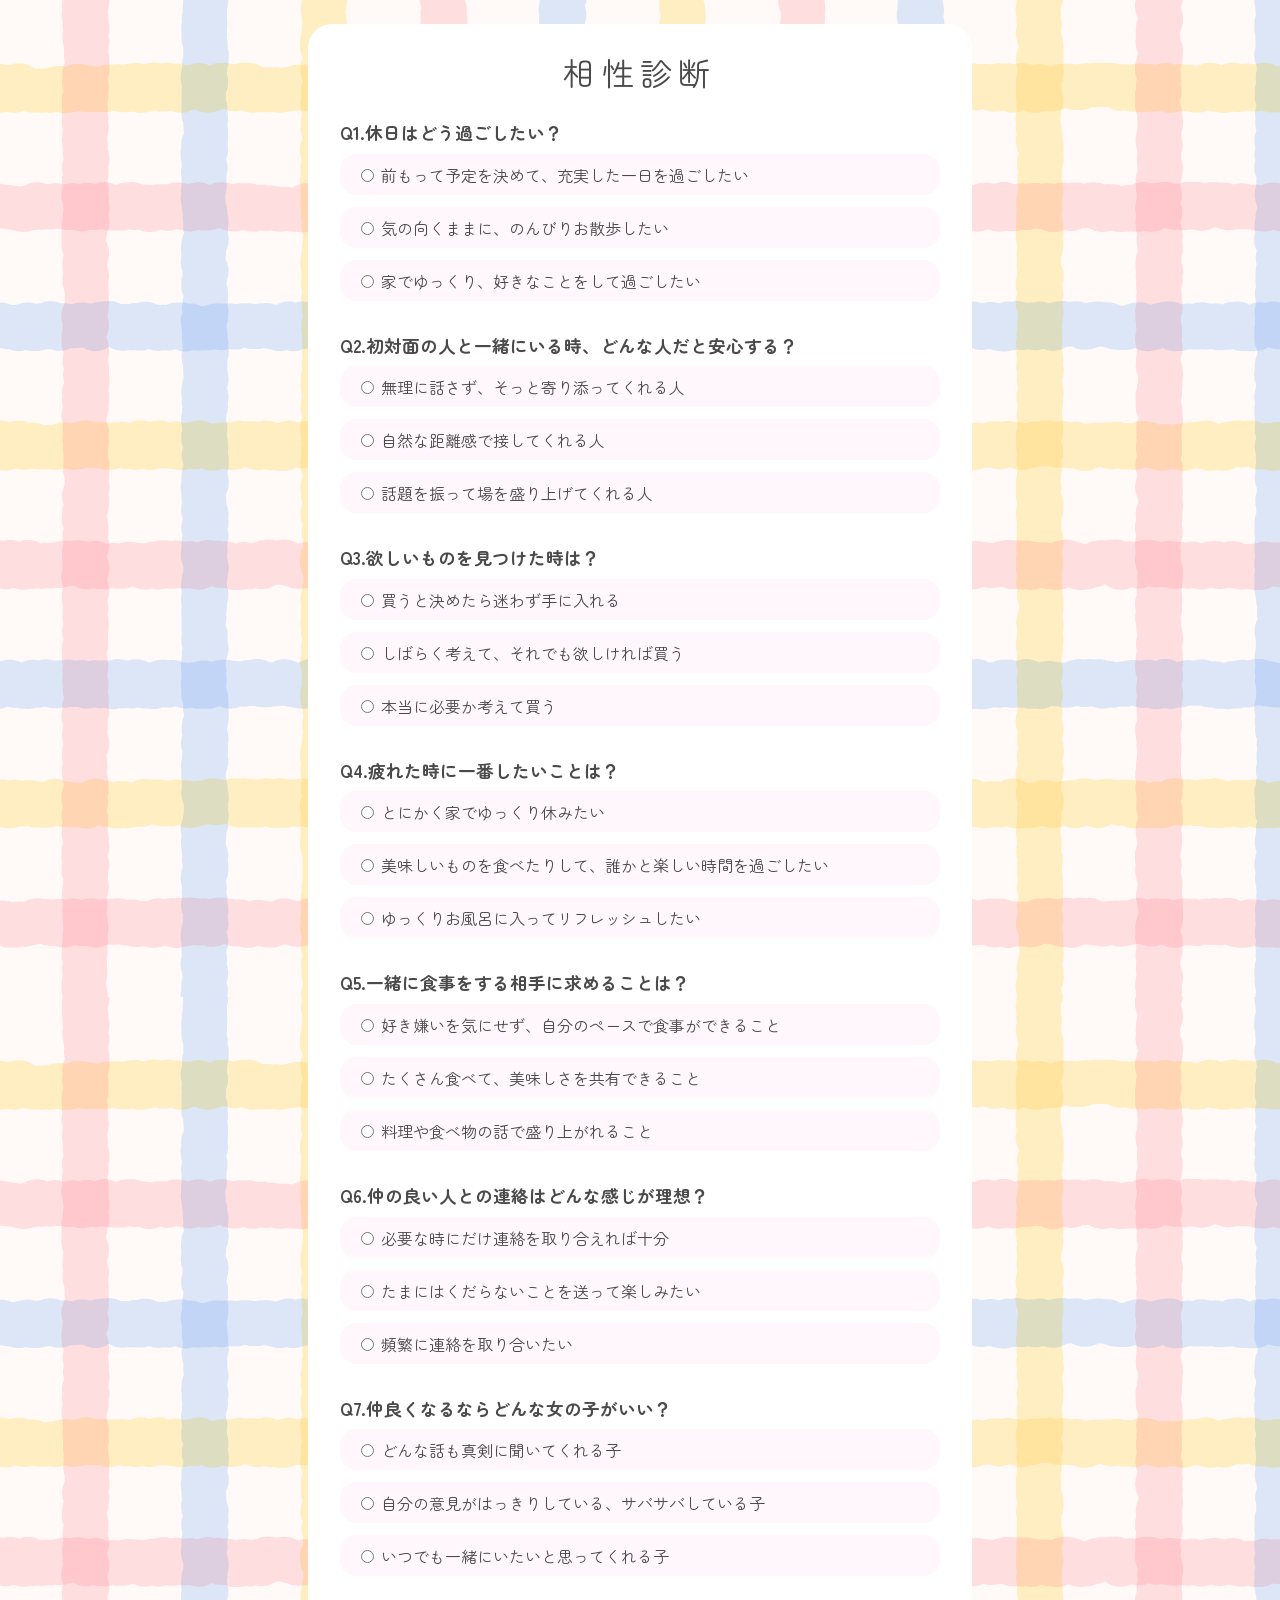
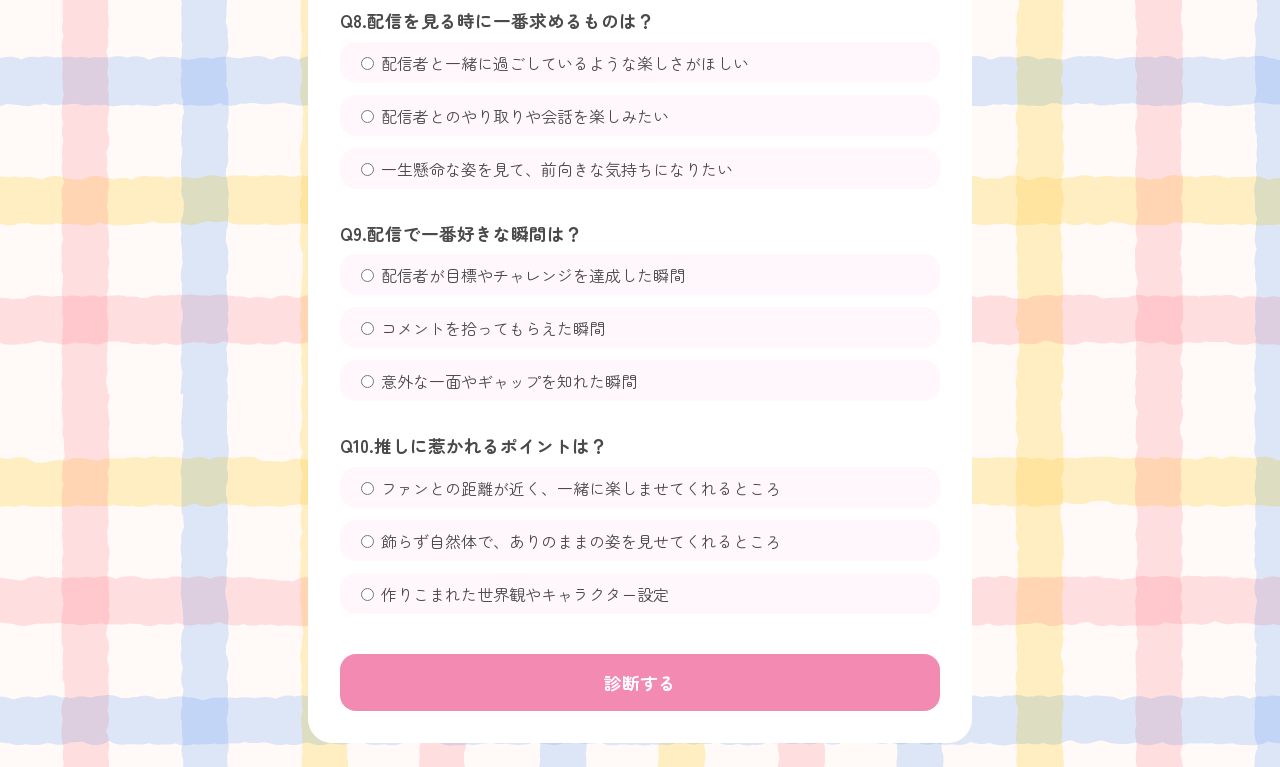
<file: index.html>
<!doctype html>
<html lang="ja">
  <head>
    <meta charset="UTF-8" />
    <meta name="viewport" content="width=device-width, initial-scale=1.0" />
    <title>相性診断</title>
    <link rel="preconnect" href="https://fonts.googleapis.com" />
    <link rel="preconnect" href="https://fonts.gstatic.com" crossorigin />
    <link
      href="https://fonts.googleapis.com/css2?family=Zen+Maru+Gothic&display=swap"
      rel="stylesheet"
    />
    <link rel="stylesheet" href="reset.css" />
    <link rel="stylesheet" href="style.css" />
  </head>

  <body>
    <div class="container">
      <h1>相性診断</h1>
      <!--<input type="text" placeholder="あなたの名前">input type="text"文字入力欄-->
      <div class="question">
        <p>Q1.休日はどう過ごしたい？</p>
      </div>
      <div class="choice">
        <input type="radio" id="holiday1" name="q1" value="baru" />
        <label for="holiday1"
          >前もって予定を決めて、充実した一日を過ごしたい
        </label>
        <!--label入力部分の説明文-->
      </div>
      <!--<br />改行-->
      <div class="choice">
        <input type="radio" id="holiday2" name="q1" value="nalu" />
        <label for="holiday2">気の向くままに、のんびりお散歩したい</label>
      </div>
      <div class="choice">
        <input type="radio" id="holiday3" name="q1" value="yuyu" />
        <label for="holiday3">家でゆっくり、好きなことをして過ごしたい</label>
      </div>
      <div class="question">
        <p>Q2.初対面の人と一緒にいる時、どんな人だと安心する？</p>
      </div>
      <div class="choice">
        <input type="radio" id="first-meet1" name="q2" value="yuyu" />
        <label for="first-meet1">無理に話さず、そっと寄り添ってくれる人 </label>
      </div>
      <div class="choice">
        <input type="radio" id="first-meet2" name="q2" value="nalu" />
        <label for="first-meet2">自然な距離感で接してくれる人</label>
      </div>
      <div class="choice">
        <input type="radio" id="first-meet3" name="q2" value="baru" />
        <label for="first-meet3">話題を振って場を盛り上げてくれる人</label>
      </div>
      <div class="question">
        <p>Q3.欲しいものを見つけた時は？</p>
      </div>
      <div class="choice">
        <input type="radio" id="shopping1" name="q3" value="baru" />
        <label for="shopping1">買うと決めたら迷わず手に入れる</label>
      </div>
      <div class="choice">
        <input type="radio" id="shopping2" name="q3" value="yuyu" />
        <label for="shopping2">しばらく考えて、それでも欲しければ買う</label>
      </div>
      <div class="choice">
        <input type="radio" id="shopping3" name="q3" value="nalu" />
        <label for="shopping3">本当に必要か考えて買う</label>
      </div>
      <div class="question">
        <p>Q4.疲れた時に一番したいことは？</p>
      </div>
      <div class="choice">
        <input type="radio" id="refresh1" name="q4" value="yuyu" />
        <label for="refresh1">とにかく家でゆっくり休みたい</label>
      </div>
      <div class="choice">
        <input type="radio" id="refresh2" name="q4" value="baru" />
        <label for="refresh2">
          美味しいものを食べたりして、誰かと楽しい時間を過ごしたい
        </label>
      </div>
      <div class="choice">
        <input type="radio" id="refresh3" name="q4" value="nalu" />
        <label for="refresh3">ゆっくりお風呂に入ってリフレッシュしたい</label>
      </div>
      <div class="question">
        <p>Q5.一緒に食事をする相手に求めることは？</p>
      </div>
      <div class="choice">
        <input type="radio" id="dining1" name="q5" value="nalu" />
        <label for="dining1">
          好き嫌いを気にせず、自分のペースで食事ができること
        </label>
      </div>
      <div class="choice">
        <input type="radio" id="dining2" name="q5" value="yuyu" />
        <label for="dining2"> たくさん食べて、美味しさを共有できること </label>
      </div>
      <div class="choice">
        <input type="radio" id="dining3" name="q5" value="baru" />
        <label for="dining3"> 料理や食べ物の話で盛り上がれること </label>
      </div>
      <div class="question">
        <p>Q6.仲の良い人との連絡はどんな感じが理想？</p>
      </div>
      <div class="choice">
        <input type="radio" id="contact1" name="q6" value="baru" />
        <label for="contact1"> 必要な時にだけ連絡を取り合えれば十分 </label>
      </div>
      <div class="choice">
        <input type="radio" id="contact2" name="q6" value="nalu-yuyu" />
        <label for="contact2"> たまにはくだらないことを送って楽しみたい </label>
      </div>
      <div class="choice">
        <input type="radio" id="contact3" name="q6" value="none" />
        <label for="contact3"> 頻繁に連絡を取り合いたい </label>
      </div>
      <div class="question">
        <p>Q7.仲良くなるならどんな女の子がいい？</p>
      </div>
      <div class="choice">
        <input type="radio" id="friend1" name="q7" value="nalu" />
        <label for="friend1"> どんな話も真剣に聞いてくれる子 </label>
      </div>
      <div class="choice">
        <input type="radio" id="friend2" name="q7" value="baru-yuyu" />
        <label for="friend2">
          自分の意見がはっきりしている、サバサバしている子
        </label>
      </div>
      <div class="choice">
        <input type="radio" id="friend3" name="q7" value="none" />
        <label for="friend3"> いつでも一緒にいたいと思ってくれる子 </label>
      </div>
      <div class="question">
        <p>Q8.配信を見る時に一番求めるものは？</p>
      </div>
      <div class="choice">
        <input type="radio" id="stream1" name="q8" value="yuyu" />
        <label for="stream1">
          配信者と一緒に過ごしているような楽しさがほしい
        </label>
      </div>
      <div class="choice">
        <input type="radio" id="stream2" name="q8" value="baru" />
        <label for="stream2"> 配信者とのやり取りや会話を楽しみたい</label>
      </div>
      <div class="choice">
        <input type="radio" id="stream3" name="q8" value="nalu" />
        <label for="stream3">
          一生懸命な姿を見て、前向きな気持ちになりたい
        </label>
      </div>
      <div class="question">
        <p>Q9.配信で一番好きな瞬間は？</p>
      </div>
      <div class="choice">
        <input type="radio" id="stream-moment1" name="q9" value="nalu" />
        <label for="stream-moment1">
          配信者が目標やチャレンジを達成した瞬間
        </label>
      </div>
      <div class="choice">
        <input type="radio" id="stream-moment2" name="q9" value="baru" />
        <label for="stream-moment2"> コメントを拾ってもらえた瞬間</label>
      </div>
      <div class="choice">
        <input type="radio" id="stream-moment3" name="q9" value="yuyu" />
        <label for="stream-moment3"> 意外な一面やギャップを知れた瞬間 </label>
      </div>
      <div class="question">
        <p>Q10.推しに惹かれるポイントは？</p>
      </div>
      <div class="choice">
        <input type="radio" id="appeal1" name="q10" value="baru" />
        <label for="appeal1">
          ファンとの距離が近く、一緒に楽しませてくれるところ
        </label>
      </div>
      <div class="choice">
        <input type="radio" id="appeal2" name="q10" value="nalu-yuyu" />
        <label for="appeal2">
          飾らず自然体で、ありのままの姿を見せてくれるところ</label
        >
      </div>
      <div class="choice">
        <input type="radio" id="appeal3" name="q10" value="none" />
        <label for="appeal3"> 作りこまれた世界観やキャラクター設定 </label>
      </div>
      <button id="result-button">診断する</button>
    </div>
    <script src="script.js"></script>
  </body>
</html>
</file>
<file: style.css>
body {
  background-image: url(background-check.png);
  color: #4a4a4a;
  padding: 24px;
  font-family: "Zen Maru Gothic", sans-serif;
}

h1 {
  text-align: center;
  font-size: 2rem;
  margin-bottom: 32px;
  letter-spacing: 0.2em;
}

.question {
  margin-top: 36px;
  margin-bottom: 12px;
  font-weight: 700;
  font-size: 1.1rem;
}

.choice {
  margin-bottom: 12px;
  padding: 12px 16px;
  background-color: #fff7fb;
  border-radius: 16px;
  cursor: pointer;
  transition: 0.2s;
}

.choice:hover {
  background-color: #ffeaf4;
}

.container {
  max-width: 600px;
  margin: 0 auto;
  background-color: #fff;
  padding: 32px;
  border-radius: 24px;
}

#result-button {
  display: block;
  width: 100%;
  margin-top: 40px;
  padding: 16px;
  border: none;
  border-radius: 16px;
  background-color: #f28ab2;
  color: #fff;
  font-family: inherit; /* 親要素引き継ぐ */
  font-size: 1.1rem;
  font-weight: 700;
  cursor: pointer;
}

#result-button:hover {
  background-color: #eb6fa0;
}

#result-button:active {
  /* クリックしている間 */
  transform: translateY(2px);
}

.choice input:checked + label {
  /* +隣接兄弟セレクタ（隣を指定する） */
  color: #f28ab2;
}
</file>
